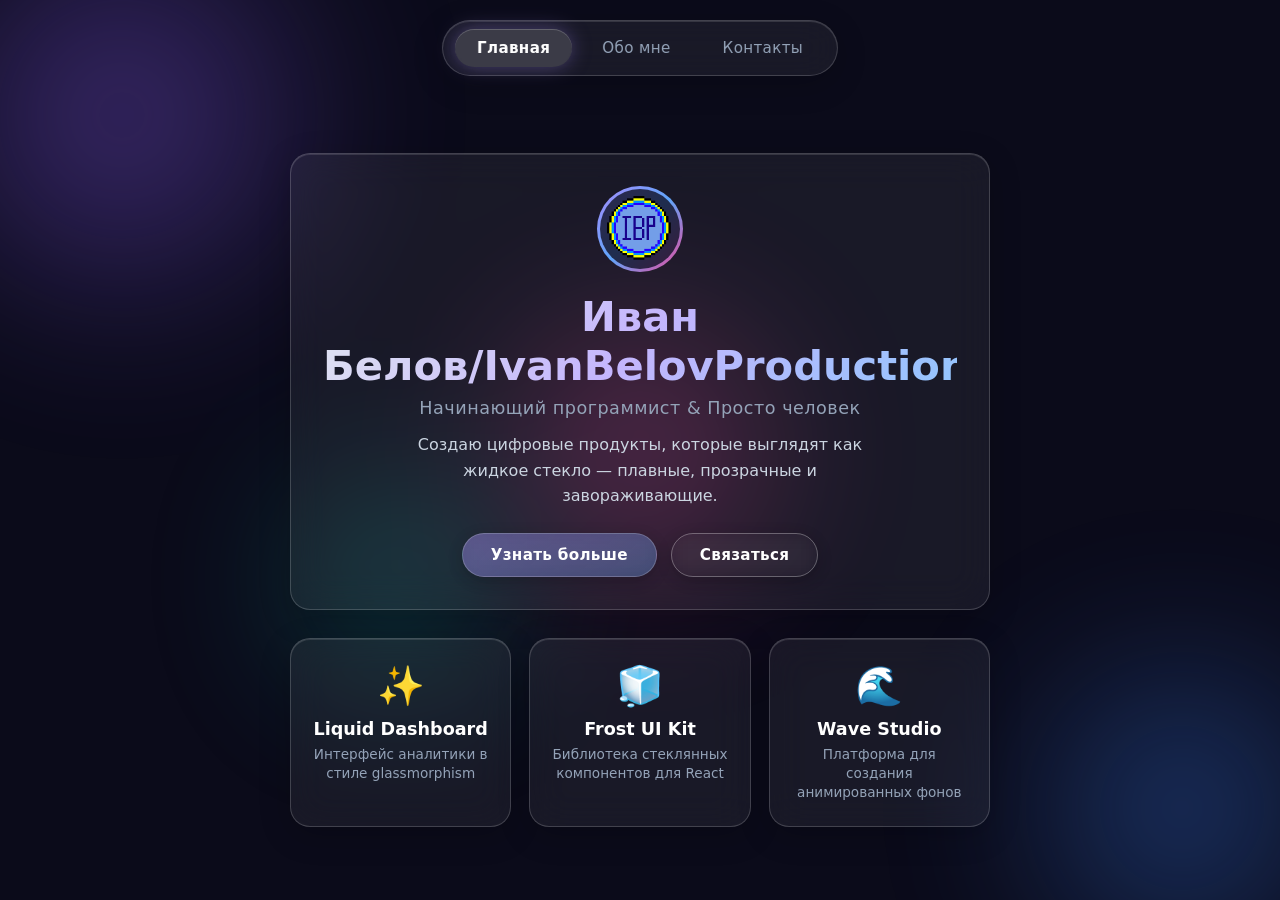
<file: index.html>
<!DOCTYPE html>
<html lang="ru">
<head>
    <meta charset="UTF-8">
    <meta name="viewport" content="width=device-width, initial-scale=1.0">
    <title>Портфолио | Главная</title>
    <link rel="stylesheet" href="style.css">
</head>
<body>
    <!-- Анимированный фон -->
    <div class="bg-shapes">
        <div class="shape shape-1"></div>
        <div class="shape shape-2"></div>
        <div class="shape shape-3"></div>
        <div class="shape shape-4"></div>
    </div>

    <!-- Навигация -->
    <nav class="glass-nav">
        <a href="index.html" class="nav-link active">Главная</a>
        <a href="about.html" class="nav-link">Обо мне</a>
        <a href="info.html" class="nav-link">Контакты</a>
    </nav>

    <!-- Главный контент -->
    <main class="hero">
        <div class="glass-card hero-card">
            <div class="avatar-glow">
                <div class="avatar">
<img class="avatar-large-img" src="IvanBelovProductions Logo.png">
</div>
            </div>
            <h1 class="hero-name">Иван Белов/IvanBelovProductions</h1>
            <p class="hero-title">Начинающий программист &amp; Просто человек</p>
            <p class="hero-desc">Создаю цифровые продукты, которые выглядят как жидкое стекло — плавные, прозрачные и завораживающие.</p>
            <div class="hero-buttons">
                <a href="about.html" class="btn-glass">Узнать больше</a>
                <a href="info.html" class="btn-glass btn-outline">Связаться</a>
            </div>
        </div>

        <!-- Мини-галерея проектов -->
        <div class="projects-row">
            <div class="glass-card project-card">
                <div class="project-icon">✨</div>
                <h3>Liquid Dashboard</h3>
                <p>Интерфейс аналитики в стиле glassmorphism</p>
            </div>
            <div class="glass-card project-card">
                <div class="project-icon">🧊</div>
                <h3>Frost UI Kit</h3>
                <p>Библиотека стеклянных компонентов для React</p>
            </div>
            <div class="glass-card project-card">
                <div class="project-icon">🌊</div>
                <h3>Wave Studio</h3>
                <p>Платформа для создания анимированных фонов</p>
            </div>
        </div>
    </main>
</body>
</html>
</file>
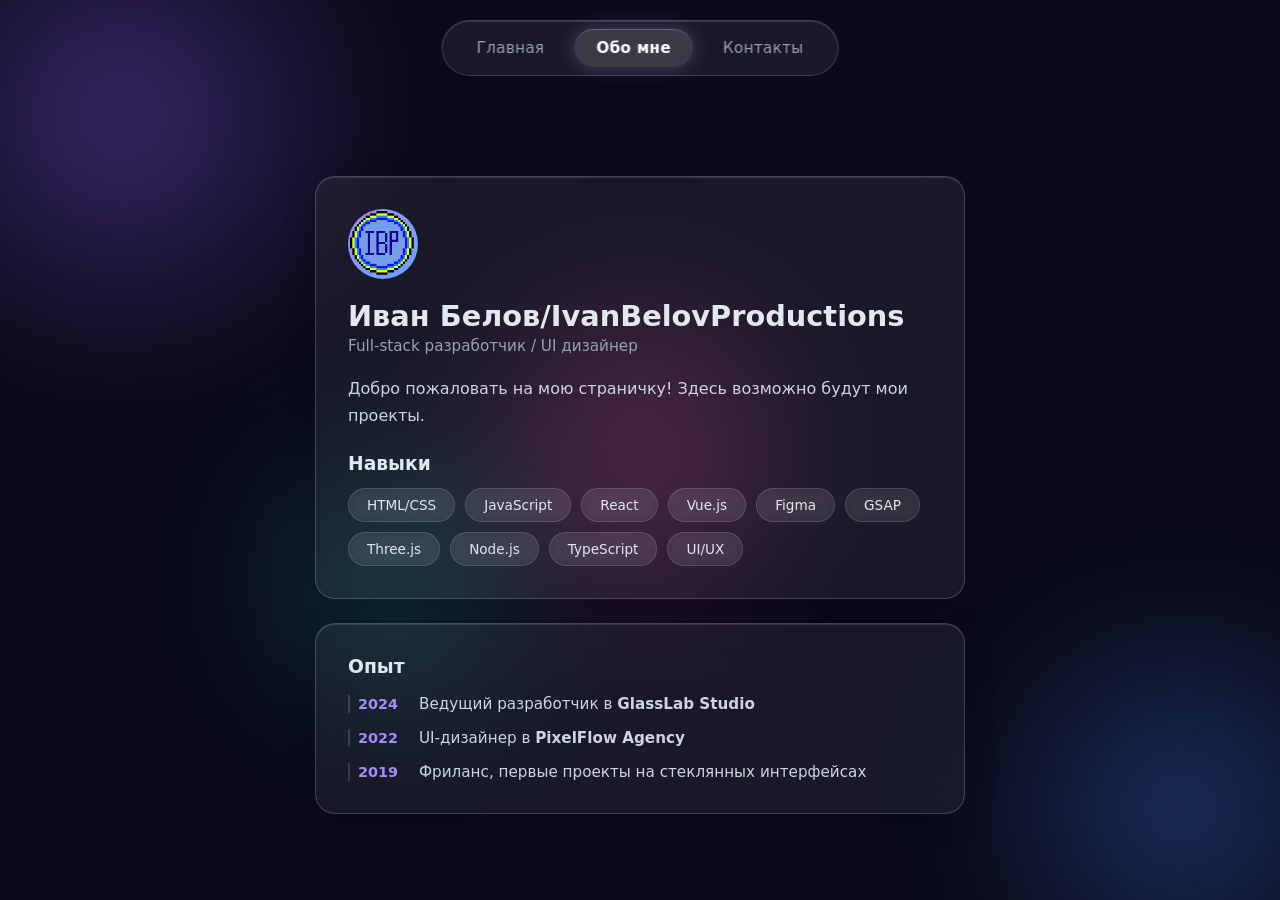
<file: about.html>
<!DOCTYPE html>
<html lang="ru">
<head>
    <meta charset="UTF-8">
    <meta name="viewport" content="width=device-width, initial-scale=1.0">
    <title>Портфолио | Обо мне</title>
    <link rel="stylesheet" href="style.css">
</head>
<body>
    <!-- Анимированный фон -->
    <div class="bg-shapes">
        <div class="shape shape-1"></div>
        <div class="shape shape-2"></div>
        <div class="shape shape-3"></div>
        <div class="shape shape-4"></div>
    </div>

    <!-- Навигация -->
    <nav class="glass-nav">
        <a href="index.html" class="nav-link">Главная</a>
        <a href="about.html" class="nav-link active">Обо мне</a>
        <a href="info.html" class="nav-link">Контакты</a>
    </nav>

    <!-- Контент страницы -->
    <main class="page-content">
        <div class="glass-card about-card">
            <div class="about-header">
                <div class="avatar-large">
<img class="avatar-large-img" src="IvanBelovProductions Logo.png">
</div>
                <div>
                    <h2>Иван Белов/IvanBelovProductions</h2>
                    <p class="subtitle">Full-stack разработчик / UI дизайнер</p>
                </div>
            </div>
            <p class="about-text">
                Добро пожаловать на мою страничку! Здесь возможно будут мои проекты.
            </p>

            <h3>Навыки</h3>
            <div class="skills-grid">
                <span class="skill-tag">HTML/CSS</span>
                <span class="skill-tag">JavaScript</span>
                <span class="skill-tag">React</span>
                <span class="skill-tag">Vue.js</span>
                <span class="skill-tag">Figma</span>
                <span class="skill-tag">GSAP</span>
                <span class="skill-tag">Three.js</span>
                <span class="skill-tag">Node.js</span>
                <span class="skill-tag">TypeScript</span>
                <span class="skill-tag">UI/UX</span>
            </div>
        </div>

        <div class="glass-card timeline-card">
            <h3>Опыт</h3>
            <div class="timeline">
                <div class="timeline-item">
                    <span class="year">2024</span>
                    <p>Ведущий разработчик в <strong>GlassLab Studio</strong></p>
                </div>
                <div class="timeline-item">
                    <span class="year">2022</span>
                    <p>UI-дизайнер в <strong>PixelFlow Agency</strong></p>
                </div>
                <div class="timeline-item">
                    <span class="year">2019</span>
                    <p>Фриланс, первые проекты на стеклянных интерфейсах</p>
                </div>
            </div>
        </div>
    </main>
</body>
</html>
</file>
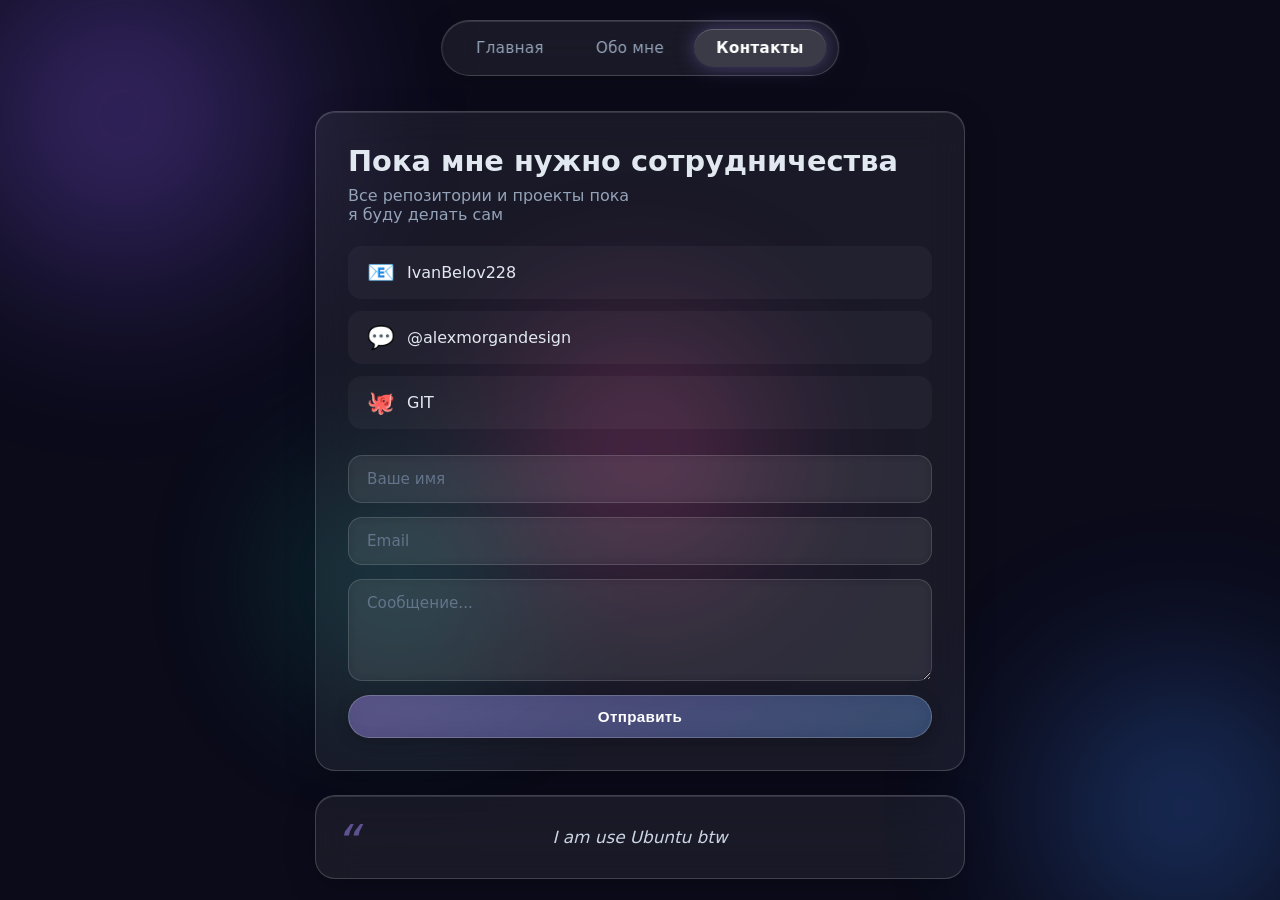
<file: info.html>
<!DOCTYPE html>
<html lang="ru">
<head>
    <meta charset="UTF-8">
    <meta name="viewport" content="width=device-width, initial-scale=1.0">
    <title>Портфолио | Контакты</title>
    <link rel="stylesheet" href="style.css">
</head>
<body>
    <!-- Анимированный фон -->
    <div class="bg-shapes">
        <div class="shape shape-1"></div>
        <div class="shape shape-2"></div>
        <div class="shape shape-3"></div>
        <div class="shape shape-4"></div>
    </div>

    <!-- Навигация -->
    <nav class="glass-nav">
        <a href="index.html" class="nav-link">Главная</a>
        <a href="about.html" class="nav-link">Обо мне</a>
        <a href="info.html" class="nav-link active">Контакты</a>
    </nav>

    <!-- Контент страницы -->
    <main class="page-content">
        <div class="glass-card contact-card">
            <h2>Пока мне нужно сотрудничества</h2>
            <p>Все репозитории и проекты пока <br> я буду делать сам</p>

            <div class="contact-links">
                <a href="mailto: ivanbnelov244774@gmail.com" class="contact-item">
                    <span class="contact-icon">📧</span>
                    <span>IvanBelov228</span>
                </a>
                <a href="#" class="contact-item">
                    <span class="contact-icon">💬</span>
                    <span>@alexmorgandesign</span>
                </a>
                <a href="#" class="contact-item">
                    <span class="contact-icon">🐙</span>
                    <span>GIT</span>
                </a>
            </div>

            <form class="contact-form" onsubmit="event.preventDefault(); alert('Сообщение отправлено! (демо)')">
                <input type="text" class="glass-input" placeholder="Ваше имя" required>
                <input type="email" class="glass-input" placeholder="Email" required>
                <textarea class="glass-input" rows="4" placeholder="Сообщение..." required></textarea>
                <button type="submit" class="btn-glass">Отправить</button>
            </form>
        </div>

        <div class="glass-card quote-card">
            <p class="quote">I am use Ubuntu btw</p>
        </div>
    </main>
</body>
</html>
</file>
<file: style.css>
/* === RESET & BASE === */
*,
*::before,
*::after {
    margin: 0;
    padding: 0;
    box-sizing: border-box;
}

:root {
    --glass-bg: rgba(255, 255, 255, 0.06);
    --glass-border: rgba(255, 255, 255, 0.18);
    --glass-shadow: 0 8px 32px rgba(0, 0, 0, 0.2);
    --glass-highlight: rgba(255, 255, 255, 0.12);
    --accent: #a78bfa;
    --accent2: #60a5fa;
    --text: #e2e8f0;
    --text-muted: #94a3b8;
    --radius: 20px;
    --blur: 18px;
}

body {
    font-family: 'Segoe UI', 'Inter', system-ui, -apple-system, sans-serif;
    background: #0b0b1a;
    color: var(--text);
    min-height: 100vh;
    overflow-x: hidden;
    display: flex;
    flex-direction: column;
    align-items: center;
    justify-content: center;
    position: relative;
    padding: 20px;
}

/* === АНИМИРОВАННЫЙ ФОН === */
.bg-shapes {
    position: fixed;
    inset: 0;
    z-index: 0;
    overflow: hidden;
    pointer-events: none;
}

.shape {
    position: absolute;
    border-radius: 50%;
    filter: blur(80px);
    opacity: 0.45;
    animation: floatShape 20s infinite ease-in-out;
}

.shape-1 {
    width: 500px;
    height: 500px;
    background: radial-gradient(circle, #8b5cf6 0%, transparent 70%);
    top: -15%;
    left: -10%;
    animation-delay: 0s;
}

.shape-2 {
    width: 400px;
    height: 400px;
    background: radial-gradient(circle, #3b82f6 0%, transparent 70%);
    bottom: -12%;
    right: -8%;
    animation-delay: -7s;
}

.shape-3 {
    width: 350px;
    height: 350px;
    background: radial-gradient(circle, #ec4899 0%, transparent 70%);
    top: 50%;
    left: 50%;
    transform: translate(-50%, -50%);
    animation-delay: -14s;
}

.shape-4 {
    width: 280px;
    height: 280px;
    background: radial-gradient(circle, #14b8a6 0%, transparent 70%);
    bottom: 20%;
    left: 20%;
    animation-delay: -3s;
}

@keyframes floatShape {
    0%,
    100% {
        transform: translate(0, 0) scale(1);
    }
    25% {
        transform: translate(60px, -40px) scale(1.15);
    }
    50% {
        transform: translate(-30px, 50px) scale(0.9);
    }
    75% {
        transform: translate(-50px, -30px) scale(1.1);
    }
}

/* === СТЕКЛЯННАЯ НАВИГАЦИЯ === */
.glass-nav {
    position: fixed;
    top: 20px;
    left: 50%;
    transform: translateX(-50%);
    z-index: 100;
    display: flex;
    gap: 8px;
    padding: 8px 12px;
    background: var(--glass-bg);
    backdrop-filter: blur(var(--blur));
    -webkit-backdrop-filter: blur(var(--blur));
    border: 1px solid var(--glass-border);
    border-radius: 50px;
    box-shadow: var(--glass-shadow), inset 0 1px 0 var(--glass-highlight);
}

.nav-link {
    padding: 10px 22px;
    border-radius: 40px;
    text-decoration: none;
    color: var(--text-muted);
    font-weight: 500;
    font-size: 0.95rem;
    transition: all 0.35s cubic-bezier(0.4, 0, 0.2, 1);
    position: relative;
    letter-spacing: 0.3px;
}

.nav-link:hover {
    color: #fff;
    background: rgba(255, 255, 255, 0.08);
}

.nav-link.active {
    color: #fff;
    background: rgba(255, 255, 255, 0.15);
    box-shadow: 0 0 20px rgba(167, 139, 250, 0.35), inset 0 1px 0 rgba(255, 255, 255, 0.2);
    font-weight: 600;
}

/* === ОБЩИЕ КАРТОЧКИ === */
.glass-card {
    background: var(--glass-bg);
    backdrop-filter: blur(var(--blur));
    -webkit-backdrop-filter: blur(var(--blur));
    border: 1px solid var(--glass-border);
    border-radius: var(--radius);
    box-shadow: var(--glass-shadow), inset 0 1px 0 var(--glass-highlight);
    padding: 32px;
    transition: transform 0.4s ease, box-shadow 0.4s ease;
    position: relative;
    z-index: 1;
    animation: cardAppear 0.8s ease forwards;
}

.glass-card:hover {
    transform: translateY(-4px);
    box-shadow: 0 12px 40px rgba(0, 0, 0, 0.35), inset 0 1px 0 rgba(255, 255, 255, 0.18);
}

@keyframes cardAppear {
    from {
        opacity: 0;
        transform: translateY(30px);
    }
    to {
        opacity: 1;
        transform: translateY(0);
    }
}

/* === HERO (index) === */
.hero {
    display: flex;
    flex-direction: column;
    align-items: center;
    gap: 28px;
    z-index: 1;
    max-width: 700px;
    width: 100%;
    margin-top: 80px;
}

.hero-card {
    text-align: center;
    width: 100%;
    animation-delay: 0.1s;
}

.avatar-glow {
    display: inline-block;
    border-radius: 50%;
    padding: 3px;
    background: linear-gradient(135deg, var(--accent), var(--accent2), #ec4899);
    margin-bottom: 20px;
    animation: glowPulse 3s ease-in-out infinite;
}

@keyframes glowPulse {
    0%,
    100% {
        box-shadow: 0 0 25px rgba(167, 139, 250, 0.5);
    }
    50% {
        box-shadow: 0 0 45px rgba(96, 165, 250, 0.7);
    }
}

.avatar {
    width: 80px;
    height: 80px;
    border-radius: 50%;
    background: rgba(15, 15, 35, 0.8);
    display: flex;
    align-items: center;
    justify-content: center;
    font-size: 1.8rem;
    font-weight: 700;
    color: #fff;
    letter-spacing: 1px;
}

.hero-name {
    font-size: 2.6rem;
    font-weight: 700;
    background: linear-gradient(135deg, #e2e8f0, #c4b5fd, #93c5fd);
    -webkit-background-clip: text;
    background-clip: text;
    -webkit-text-fill-color: transparent;
    margin-bottom: 8px;
}

.hero-title {
    font-size: 1.1rem;
    color: var(--text-muted);
    margin-bottom: 14px;
    letter-spacing: 0.5px;
}

.hero-desc {
    color: #cbd5e1;
    line-height: 1.6;
    margin-bottom: 24px;
    max-width: 480px;
    margin-left: auto;
    margin-right: auto;
}

.hero-buttons {
    display: flex;
    gap: 14px;
    justify-content: center;
    flex-wrap: wrap;
}

/* === КНОПКИ === */
.btn-glass {
    padding: 12px 28px;
    border-radius: 50px;
    text-decoration: none;
    font-weight: 600;
    font-size: 0.95rem;
    letter-spacing: 0.3px;
    background: linear-gradient(135deg, rgba(167, 139, 250, 0.4), rgba(96, 165, 250, 0.3));
    color: #fff;
    border: 1px solid rgba(255, 255, 255, 0.2);
    backdrop-filter: blur(10px);
    -webkit-backdrop-filter: blur(10px);
    transition: all 0.35s ease;
    box-shadow: 0 4px 15px rgba(0, 0, 0, 0.2);
    cursor: pointer;
    display: inline-block;
}

.btn-glass:hover {
    background: linear-gradient(135deg, rgba(167, 139, 250, 0.6), rgba(96, 165, 250, 0.5));
    box-shadow: 0 6px 25px rgba(139, 92, 246, 0.4);
    transform: translateY(-2px);
}

.btn-outline {
    background: transparent;
    border: 1px solid rgba(255, 255, 255, 0.3);
}

.btn-outline:hover {
    background: rgba(255, 255, 255, 0.08);
}

/* === ПРОЕКТЫ (index) === */
.projects-row {
    display: flex;
    gap: 18px;
    flex-wrap: wrap;
    justify-content: center;
    width: 100%;
}

.project-card {
    flex: 1 1 180px;
    text-align: center;
    padding: 24px 18px;
    animation-delay: 0.3s;
}

.project-icon {
    font-size: 2.4rem;
    margin-bottom: 10px;
}

.project-card h3 {
    font-size: 1.1rem;
    margin-bottom: 6px;
    color: #fff;
}

.project-card p {
    font-size: 0.85rem;
    color: var(--text-muted);
    line-height: 1.4;
}

/* === ABOUT PAGE === */
.page-content {
    display: flex;
    flex-direction: column;
    gap: 24px;
    z-index: 1;
    max-width: 650px;
    width: 100%;
    margin-top: 90px;
}

.about-header {
    display: flex;
    align-items: center;
    gap: 20px;
    margin-bottom: 20px;
    flex-wrap: wrap;
}

.avatar-large {
    width: 70px;
    height: 70px;
    border-radius: 50%;
    background: linear-gradient(135deg, var(--accent), var(--accent2));
    display: flex;
    align-items: center;
    justify-content: center;
    font-size: 1.5rem;
    font-weight: 700;
    color: #fff;
    flex-shrink: 0;
}

.about-card h2 {
    font-size: 1.8rem;
    margin-bottom: 4px;
}

.subtitle {
    color: var(--text-muted);
    font-size: 0.95rem;
}

.about-text {
    color: #cbd5e1;
    line-height: 1.7;
    margin-bottom: 24px;
}

.skills-grid {
    display: flex;
    flex-wrap: wrap;
    gap: 10px;
    margin-top: 14px;
}

.skill-tag {
    padding: 8px 18px;
    border-radius: 30px;
    background: rgba(255, 255, 255, 0.06);
    border: 1px solid rgba(255, 255, 255, 0.15);
    font-size: 0.85rem;
    color: #e2e8f0;
    transition: all 0.3s ease;
    backdrop-filter: blur(5px);
}

.skill-tag:hover {
    background: rgba(167, 139, 250, 0.25);
    border-color: var(--accent);
    box-shadow: 0 0 15px rgba(139, 92, 246, 0.3);
}

/* Timeline */
.timeline-card h3 {
    margin-bottom: 18px;
}

.timeline {
    display: flex;
    flex-direction: column;
    gap: 16px;
}

.timeline-item {
    display: flex;
    gap: 16px;
    align-items: baseline;
    padding-left: 8px;
    border-left: 2px solid rgba(255, 255, 255, 0.15);
    transition: border-color 0.3s;
}

.timeline-item:hover {
    border-left-color: var(--accent);
}

.year {
    font-weight: 700;
    color: var(--accent);
    min-width: 45px;
    font-size: 0.9rem;
}

.timeline-item p {
    color: #cbd5e1;
    font-size: 0.95rem;
}

/* === CONTACT PAGE === */
.contact-card h2 {
    font-size: 1.8rem;
    margin-bottom: 8px;
}

.contact-card > p {
    color: var(--text-muted);
    margin-bottom: 22px;
}

.contact-links {
    display: flex;
    flex-direction: column;
    gap: 12px;
    margin-bottom: 26px;
}

.contact-item {
    display: flex;
    align-items: center;
    gap: 12px;
    padding: 12px 18px;
    border-radius: 14px;
    background: rgba(255, 255, 255, 0.04);
    text-decoration: none;
    color: #e2e8f0;
    transition: all 0.3s ease;
    border: 1px solid transparent;
}

.contact-item:hover {
    background: rgba(255, 255, 255, 0.1);
    border-color: rgba(255, 255, 255, 0.2);
    box-shadow: 0 4px 15px rgba(0, 0, 0, 0.2);
}

.contact-icon {
    font-size: 1.4rem;
}

.contact-form {
    display: flex;
    flex-direction: column;
    gap: 14px;
}

.glass-input {
    padding: 14px 18px;
    border-radius: 14px;
    border: 1px solid rgba(255, 255, 255, 0.15);
    background: rgba(255, 255, 255, 0.04);
    color: #fff;
    font-size: 0.95rem;
    outline: none;
    transition: all 0.3s ease;
    backdrop-filter: blur(5px);
    font-family: inherit;
    resize: vertical;
}

.glass-input::placeholder {
    color: #64748b;
}

.glass-input:focus {
    border-color: var(--accent);
    box-shadow: 0 0 20px rgba(139, 92, 246, 0.2);
    background: rgba(255, 255, 255, 0.08);
}

.quote-card {
    text-align: center;
    padding: 28px;
}

.quote {
    font-style: italic;
    color: #cbd5e1;
    font-size: 1.05rem;
    line-height: 1.6;
    position: relative;
}

.quote::before {
    content: '“';
    font-size: 3rem;
    color: var(--accent);
    opacity: 0.5;
    position: absolute;
    top: -20px;
    left: -10px;
}

/* === АДАПТИВНОСТЬ === */
@media (max-width: 640px) {
    .glass-nav {
        gap: 4px;
        padding: 6px 8px;
    }
    .nav-link {
        padding: 8px 14px;
        font-size: 0.8rem;
    }
    .hero-name {
        font-size: 2rem;
    }
    .projects-row {
        flex-direction: column;
        align-items: center;
    }
    .project-card {
        width: 100%;
        max-width: 320px;
    }
    .about-header {
        flex-direction: column;
        text-align: center;
    }
    .glass-card {
        padding: 22px;
    }
}

/* Фото в аватарке */
.avatar-img {
    width: 80px;
    height: 80px;
    border-radius: 50%;
    object-fit: cover;
    display: block;
}

.avatar-large-img {
    width: 70px;
    height: 70px;
    border-radius: 50%;
    object-fit: cover;
    display: block;
}

/* Логотип в навигации */
.nav-logo {
    display: flex;
    align-items: center;
    margin-right: 12px;
    opacity: 0.9;
    transition: opacity 0.3s;
}
.nav-logo:hover {
    opacity: 1;
}
</file>
